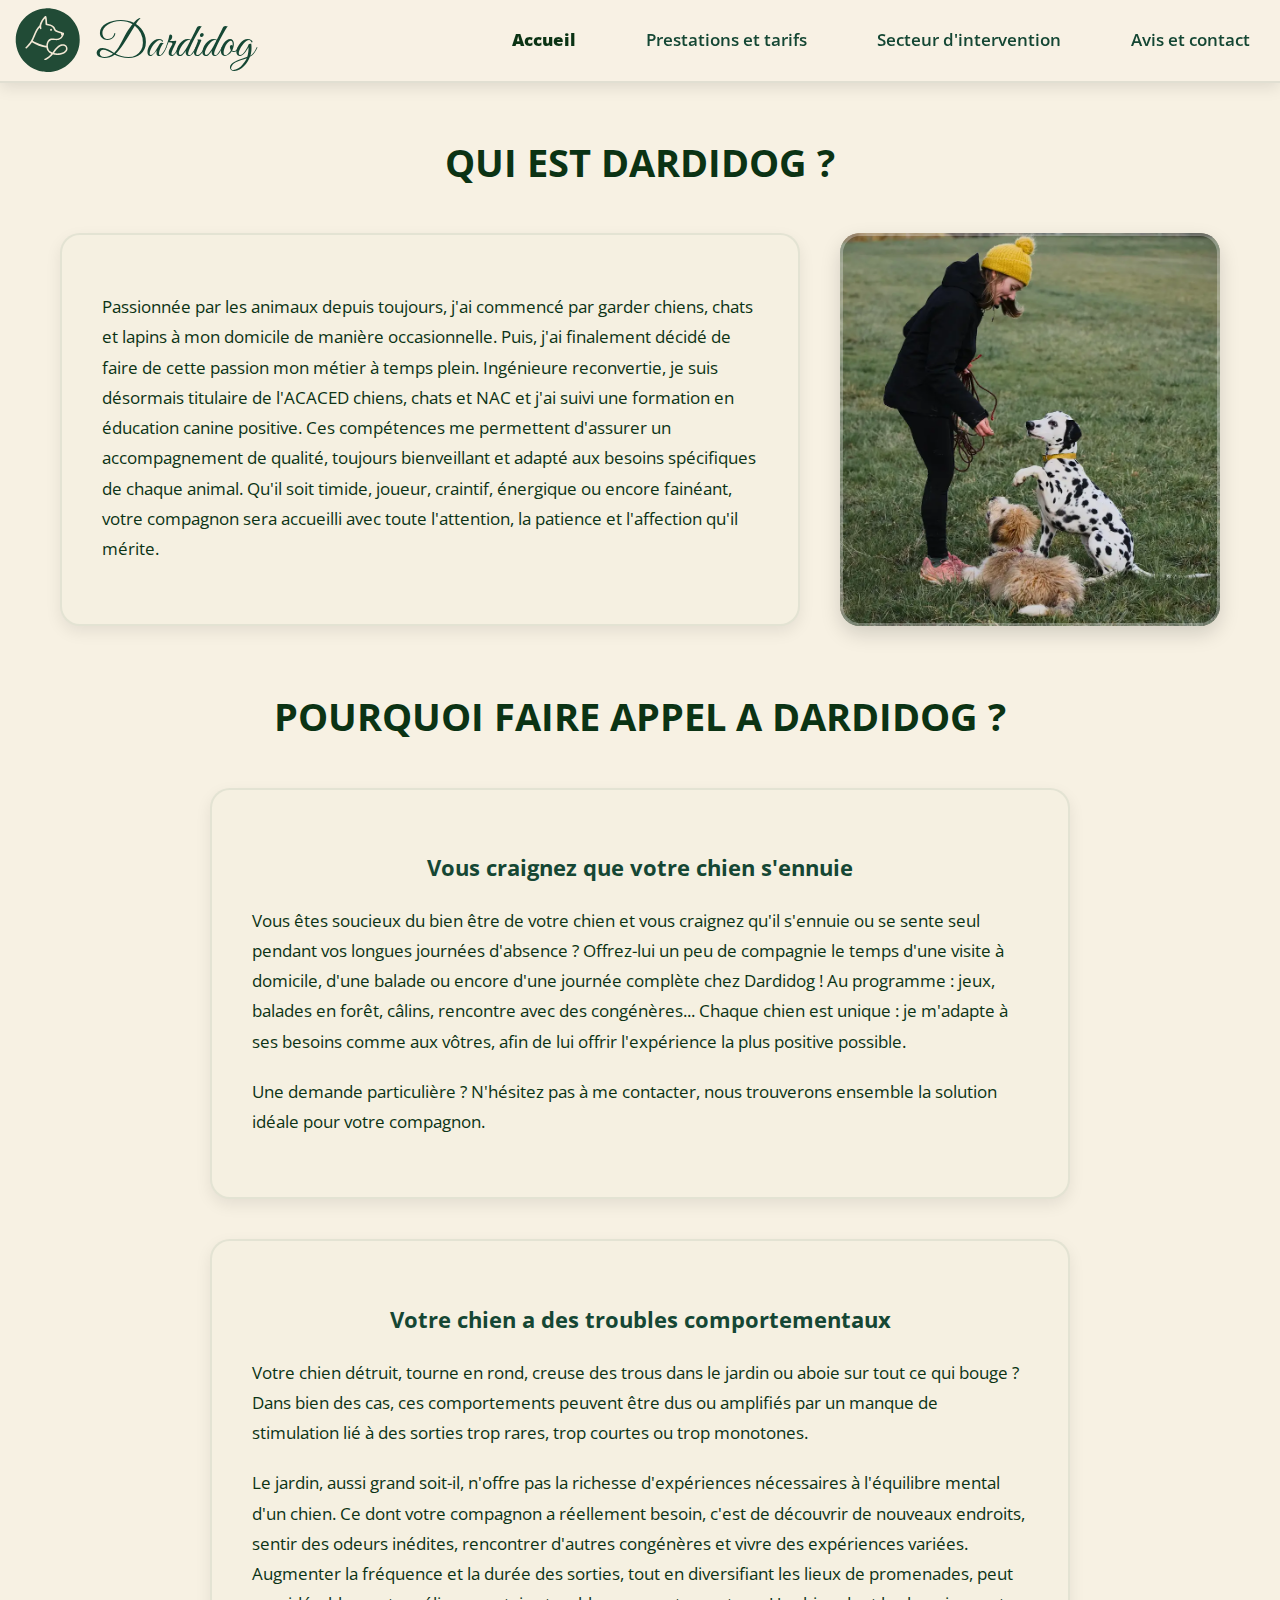
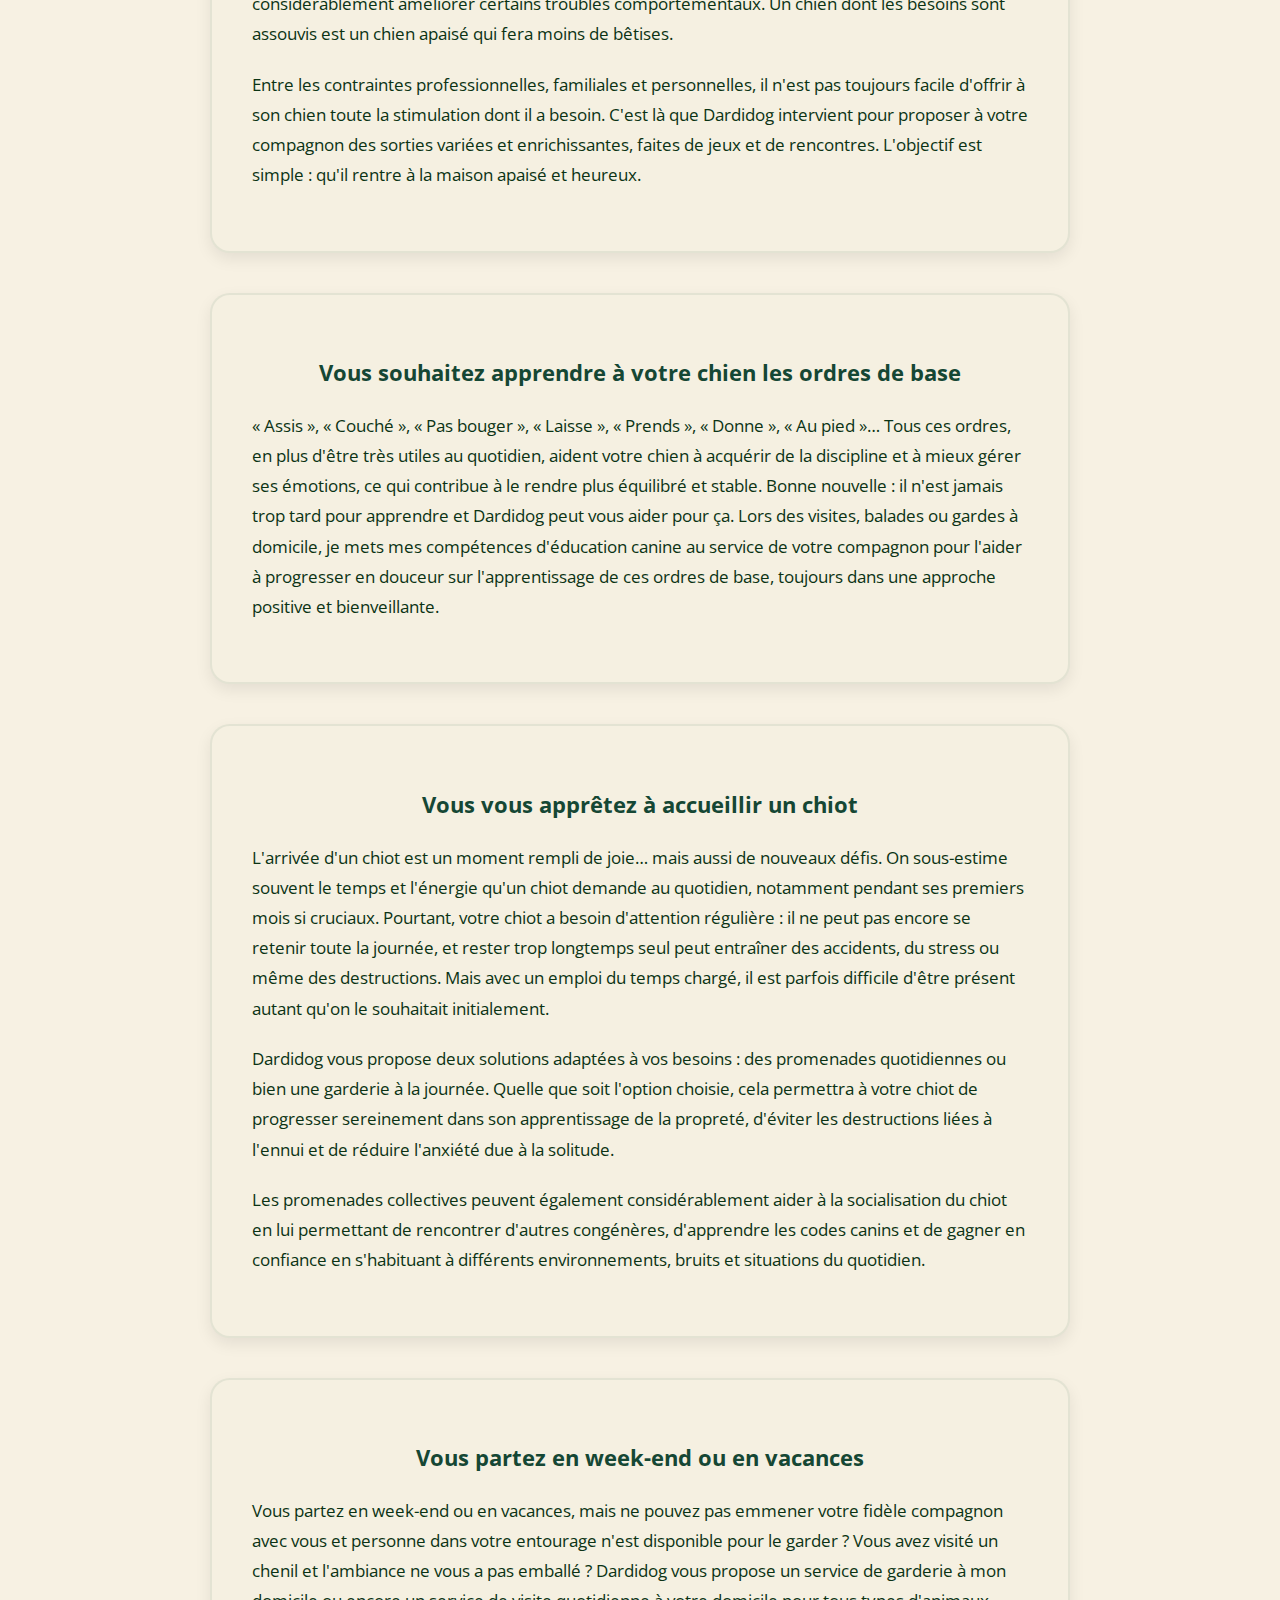
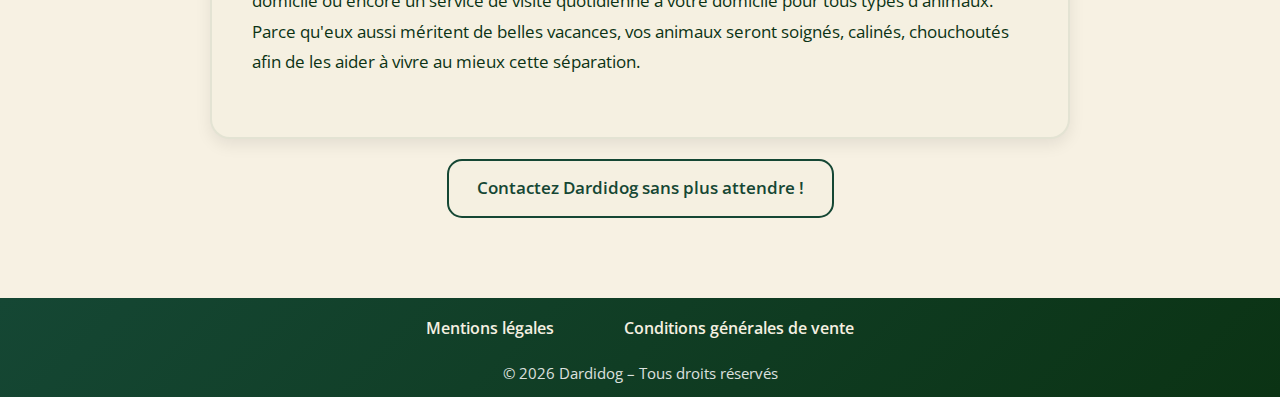
<file: index.html>
<!DOCTYPE html>
<html lang="fr">
<head>
  <meta charset="UTF-8">
  <title>Dardidog - Accueil</title>
  <meta name="viewport" content="width=device-width, initial-scale=1.0">
  <meta name="description" content="Dardidog, pet-sitter de l'ouest lyonnais diplômée ACACED. Balades, pension, visites à domicile pour chiens, chats, rongeurs, reptiles, oiseaux...">
  <meta name="author" content="Dardidog">
  <meta name="robots" content="index, follow">

<!-- Open Graph / Facebook -->
<meta property="og:type" content="website">
<meta property="og:url" content="https://dardidog.fr/">
<meta property="og:title" content="Dardidog - Pet-sitting professionnel à Dardilly">
<meta property="og:description" content="Pet-sitter diplômée ACACED. Balades, pension, visites à domicile pour chiens, chats et NAC. Dardilly et ouest lyonnais.">
<meta property="og:image" content="https://dardidog.fr/images/logo_brand.png">
<meta property="og:locale" content="fr_FR">

<!-- Twitter Card -->
<meta name="twitter:card" content="summary_large_image">
<meta name="twitter:url" content="https://dardidog.fr/">
<meta name="twitter:title" content="Dardidog - Pet-sitting professionnel à Dardilly">
<meta name="twitter:description" content="Pet-sitter diplômée ACACED. Balades, promenades, pension, visites à domicile pour chiens, chats et NAC. Dardilly et ouest lyonnais.">
<meta name="twitter:image" content="https://dardidog.fr/images/logo_brand.png">

<meta name="google-site-verification" content="43EQASmr8TSiGLSdvGyMRSP4T7tAcCnjevMgp3b9qd0" />

  <link rel="preconnect" href="https://fonts.googleapis.com">
  <link rel="preconnect" href="https://fonts.gstatic.com" crossorigin>
  <link href="https://fonts.googleapis.com/css2?family=Great+Vibes&family=Open+Sans:wght@400;500;600;700&display=swap" rel="stylesheet">
  <link rel="preload" as="image" type="image/webp" href="images/photo-portrait-medium.webp" media="(min-width: 768px)">
  <link rel="stylesheet" href="css/style.css">

  <!-- Favicons -->
  <link rel="icon" href="images/favicon.svg" type="image/svg+xml">
  <link rel="icon" type="image/png" sizes="32x32" href="images/favicon-32x32.png">
  <link rel="icon" type="image/png" sizes="16x16" href="images/favicon-16x16.png">
  <link rel="apple-touch-icon" sizes="180x180" href="images/apple-touch-icon.png">
  <link rel="icon" type="image/png" sizes="192x192" href="images/android-chrome-192x192.png">
  <link rel="icon" type="image/png" sizes="512x512" href="images/android-chrome-512x512.png">

 <!-- Données structurées JSON-LD -->
  <script type="application/ld+json">
  {
    "@context": "https://schema.org",
    "@type": "LocalBusiness",
    "name": "Dardidog",
    "description": "Pet-sitting professionnel à Dardilly - Balades, pension, visites à domicile pour chiens, chats et NAC",
    "url": "https://dardidog.fr",
    "telephone": "+33750913177",
    "email": "contact@dardidog.fr",
    "priceRange": "15€-40€",
    "image": "https://dardidog.fr/images/logo_brand.png",
    "address": {
      "@type": "PostalAddress",
      "addressLocality": "Dardilly",
      "addressRegion": "Auvergne-Rhône-Alpes",
      "postalCode": "69570",
      "addressCountry": "FR"
    },
    "geo": {
      "@type": "GeoCoordinates",
      "latitude": 45.799505,
      "longitude": 4.756716
    },
    "areaServed": [
      "Dardilly",
      "Limonest",
      "Écully",
      "Charbonnières-les-Bains",
      "Tassin-la-Demi-Lune",
      "La Tour-de-Salvagny",
      "Lentilly",
      "Dommartin",
      "Lissieu",
      "Marcy-l'Étoile",
      "Saint-Didier-au-Mont-d'Or",
      "Champagne-au-Mont-d'Or",
      "Lyon 9",
      "Lyon 5"
    ],
    "openingHoursSpecification": [
      {
         "@type": "OpeningHoursSpecification",
        "dayOfWeek": ["Monday", "Tuesday", "Wednesday", "Thursday", "Friday", "Saturday", "Sunday"],
        "opens": "08:00",
        "closes": "19:00"
      }
    ],
    "aggregateRating": {
      "@type": "AggregateRating",
      "ratingValue": "5",
      "reviewCount": "11"
    },
    "sameAs": [
      "https://maps.app.goo.gl/R6BkngYzbHcGwdAR7"
    ]
  }
  </script>

  <!-- GoatCounter Analytics -->
  <script data-goatcounter="https://jerodelo.goatcounter.com/count"
          async src="//gc.zgo.at/count.js"></script>
</head>
<body>
  <!-- HEADER -->
  <div id="header-placeholder"></div>

  <!-- CONTENU PRINCIPAL -->
  <main>
    <section>
      <h2>QUI EST DARDIDOG&nbsp;?</h2>
      <div class="container-with-photo">
        <div class="card">
          <p>
            Passionnée par les animaux depuis toujours, j'ai commencé par garder chiens, chats et lapins à mon domicile de manière occasionnelle. Puis, j'ai finalement décidé de faire de cette passion mon métier à temps plein.
            Ingénieure reconvertie, je suis désormais titulaire de l'ACACED chiens, chats et NAC et j'ai suivi une formation en éducation canine positive. Ces compétences me permettent d'assurer un accompagnement de qualité, toujours bienveillant et adapté aux besoins spécifiques de chaque animal.
            Qu'il soit timide, joueur, craintif, énergique ou encore fainéant, votre compagnon sera accueilli avec toute l'attention, la patience et l'affection qu'il mérite.
          </p>
        </div>
        <div class="photo-aside">
          <picture>
            <source
              type="image/webp"
              srcset="images/photo-portrait-small.webp 600w,
                      images/photo-portrait-medium.webp 900w,
                      images/photo-portrait-large.webp 1200w"
              sizes="(max-width: 768px) 100vw, (max-width: 992px) 50vw, 450px">
            <img
              src="images/photo-portrait.jpg"
              srcset="images/photo-portrait-small.jpg 600w,
                      images/photo-portrait-medium.jpg 900w,
                      images/photo-portrait-large.jpg 1200w"
              sizes="(max-width: 768px) 100vw, (max-width: 992px) 50vw, 450px"
              alt="Photo de la pet-sitteuse avec deux chiens à ses pieds qui la regardent"
              loading="lazy">
          </picture>
        </div>
      </div>

      <h2>POURQUOI FAIRE APPEL A DARDIDOG&nbsp;?</h2>
      <div class="container">
        <div class="card">
          <h3>Vous craignez que votre chien s'ennuie</h3>
          <p>Vous êtes soucieux du bien être de votre chien et vous craignez qu'il s'ennuie ou se sente seul pendant vos longues journées d'absence ? Offrez-lui un peu de compagnie le temps d'une visite à domicile, d'une balade ou encore d'une journée complète chez Dardidog !
          Au programme : jeux, balades en forêt, câlins, rencontre avec des congénères... Chaque chien est unique : je m'adapte à ses besoins comme aux vôtres, afin de lui offrir l'expérience la plus positive possible.</p>
          <p>Une demande particulière ? N'hésitez pas à me contacter, nous trouverons ensemble la solution idéale pour votre compagnon.</p>
        </div>

        <div class="card">
          <h3>Votre chien a des troubles comportementaux</h3>
          <p>Votre chien détruit, tourne en rond, creuse des trous dans le jardin ou aboie sur tout ce qui bouge&nbsp;? Dans bien des cas, ces comportements peuvent être dus ou amplifiés par un manque de stimulation lié à des sorties trop rares, trop courtes ou trop monotones.</p>
          <p>Le jardin, aussi grand soit-il, n'offre pas la richesse d'expériences nécessaires à l'équilibre mental d'un chien. Ce dont votre compagnon a réellement besoin, c'est de découvrir de nouveaux endroits, sentir des odeurs inédites, rencontrer d'autres congénères et vivre des expériences variées. Augmenter la fréquence et la durée des sorties, tout en diversifiant les lieux de promenades, peut considérablement améliorer certains troubles comportementaux. Un chien dont les besoins sont assouvis est un chien apaisé qui fera moins de bêtises.</p>
          <p>Entre les contraintes professionnelles, familiales et personnelles, il n'est pas toujours facile d'offrir à son chien toute la stimulation dont il a besoin. C'est là que Dardidog intervient pour proposer à votre compagnon des sorties variées et enrichissantes, faites de jeux et de rencontres. L'objectif est simple : qu'il rentre à la maison apaisé et heureux.</p>
        </div>

        <div class="card">
          <h3>Vous souhaitez apprendre à votre chien les ordres de base</h3>
          <p>« Assis », « Couché », « Pas bouger », « Laisse », « Prends », « Donne », « Au pied »…
          Tous ces ordres, en plus d'être très utiles au quotidien, aident votre chien à acquérir de la discipline et à mieux gérer ses émotions, ce qui contribue à le rendre plus équilibré et stable.
          Bonne nouvelle : il n'est jamais trop tard pour apprendre et Dardidog peut vous aider pour ça. Lors des visites, balades ou gardes à domicile, je mets mes compétences d'éducation canine au service de votre compagnon pour l'aider à progresser en douceur sur l'apprentissage de ces ordres de base, toujours dans une approche positive et bienveillante.</p>
        </div>

        <div class="card">
          <h3>Vous vous apprêtez à accueillir un chiot</h3>
          <p>L'arrivée d'un chiot est un moment rempli de joie… mais aussi de nouveaux défis. On sous-estime souvent le temps et l'énergie qu'un chiot demande au quotidien, notamment pendant ses premiers mois si cruciaux. Pourtant, votre chiot a besoin d'attention régulière : il ne peut pas encore se retenir toute la journée, et rester trop longtemps seul peut entraîner des accidents, du stress ou même des destructions. Mais avec un emploi du temps chargé, il est parfois difficile d'être présent autant qu'on le souhaitait initialement.</p>
          <p>Dardidog vous propose deux solutions adaptées à vos besoins : des promenades quotidiennes ou bien une garderie à la journée. Quelle que soit l'option choisie, cela permettra à votre chiot de progresser sereinement dans son apprentissage de la propreté, d'éviter les destructions liées à l'ennui et de réduire l'anxiété due à la solitude.</p>
          <p>Les promenades collectives peuvent également considérablement aider à la socialisation du chiot en lui permettant de rencontrer d'autres congénères, d'apprendre les codes canins et de gagner en confiance en s'habituant à différents environnements, bruits et situations du quotidien.</p>
        </div>

        <div class="card">
          <h3>Vous partez en week-end ou en vacances</h3>
          <p>Vous partez en week-end ou en vacances, mais ne pouvez pas emmener votre fidèle compagnon avec vous et personne dans votre entourage n'est disponible pour le garder ? Vous avez visité un chenil et l'ambiance ne vous a pas emballé ?
          Dardidog vous propose un service de garderie à mon domicile ou encore un service de visite quotidienne à votre domicile pour tous types d'animaux.
          Parce qu'eux aussi méritent de belles vacances, vos animaux seront soignés, calinés, chouchoutés afin de les aider à vivre au mieux cette séparation.</p>
        </div>
      </div>
      <a href="contact.html" class="secteur-cta">Contactez Dardidog sans plus attendre&nbsp;!</a>
    </section>
  </main>

  <!-- FOOTER -->
  <div id="footer-placeholder"></div>

  <!-- SCRIPTS -->
  <script src="script.js"></script>
</body>
</html>
</file>
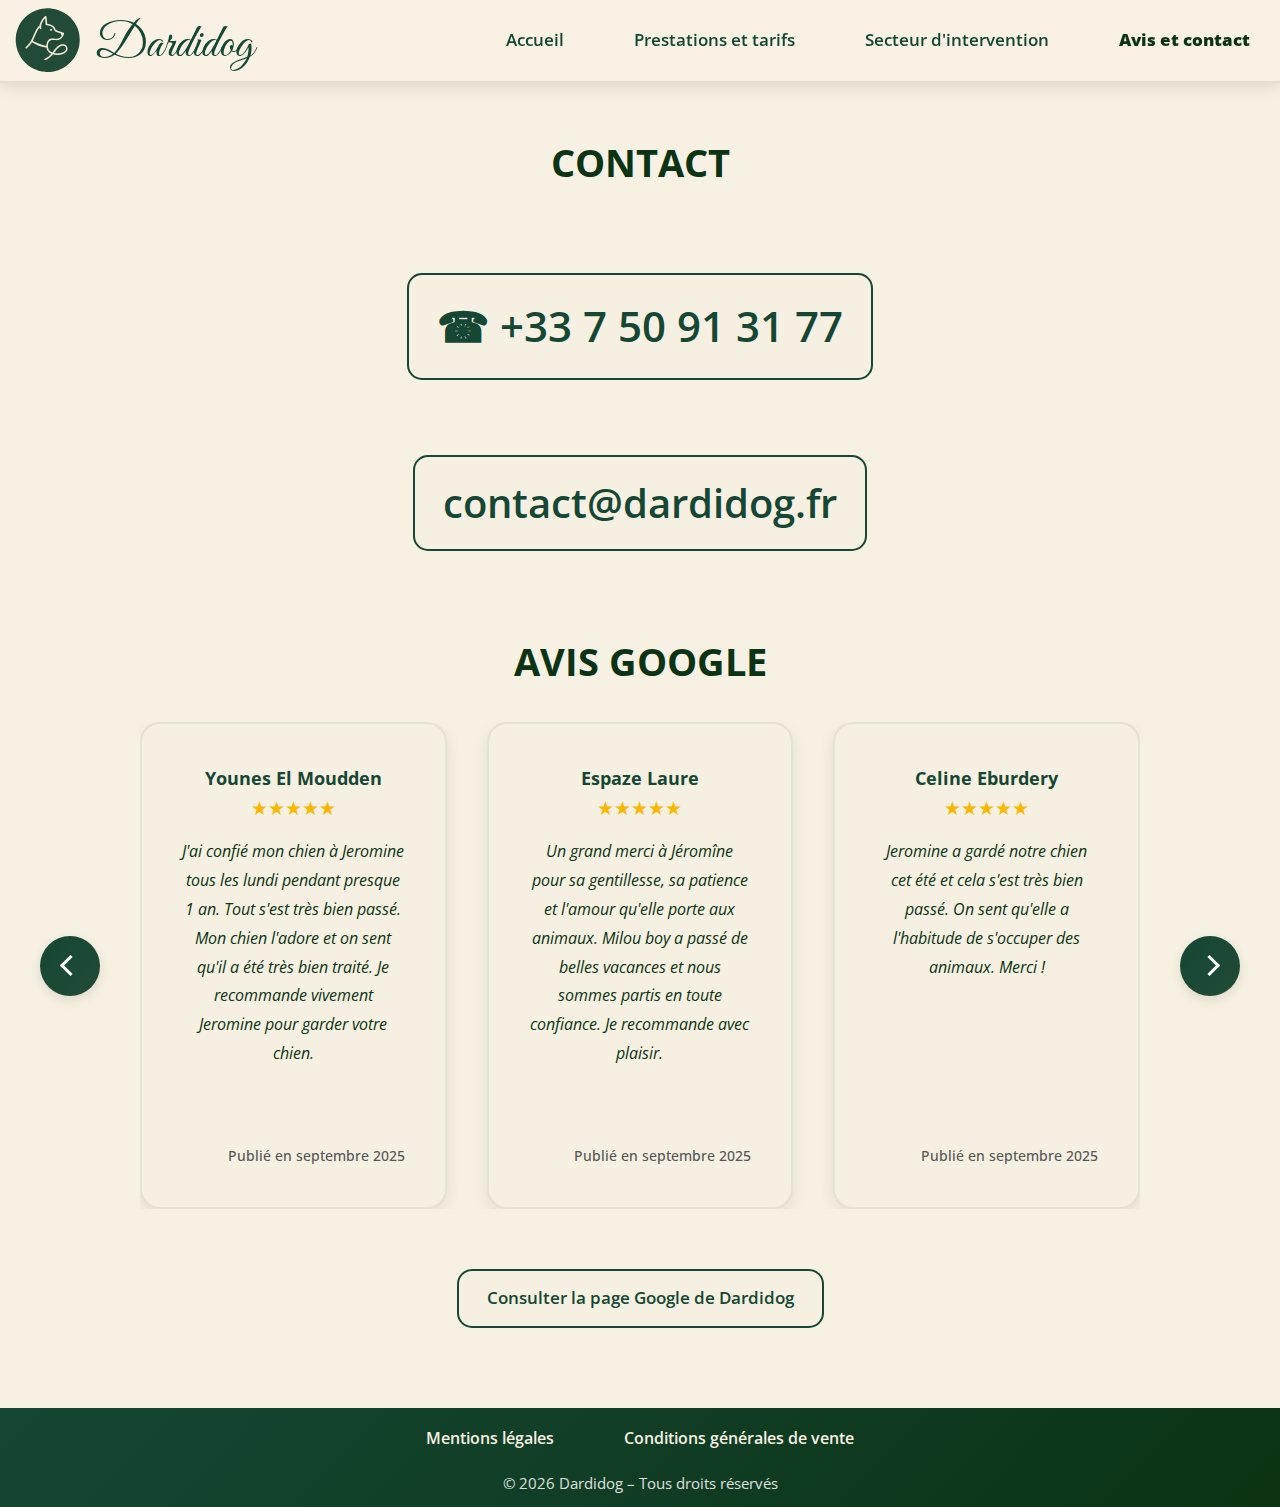
<file: contact.html>
<!DOCTYPE html>
<html lang="fr">
<head>
  <meta charset="UTF-8">
  <title>Dardidog - Avis et contact</title>
  <meta name="viewport" content="width=device-width, initial-scale=1.0">
 <meta name="description" content="Consultez les avis clients et prenez contact pour plus d'informations sur les services de petsitting proposés par Dardidog. Réponse rapide garantie.">
  <meta name="author" content="Dardidog">
  <meta name="robots" content="index, follow">

  <!-- Open Graph / Facebook -->
  <meta property="og:type" content="websgit add ;ite">
  <meta property="og:url" content="https://dardidog.fr/contact.html">
  <meta property="og:title" content="Avis clients et contact - Dardidog">
  <meta property="og:description" content="Consultez les avis clients et prenez contact pour plus d'informations sur les services de petsitting proposés par Dardidog. Réponse rapide garantie.">
  <meta property="og:image" content="https://dardidog.fr/images/logo_brand.png">
  <meta property="og:locale" content="fr_FR">

  <!-- Twitter Card -->
  <meta name="twitter:card" content="summary_large_image">
  <meta name="twitter:url" content="https://dardidog.fr/contact.html">
  <meta name="twitter:title" content="Avis clients et contact - Dardidog">
  <meta name="twitter:description" content="Consultez les avis clients et prenez contact pour plus d'informations sur les services de petsitting proposés par Dardidog. Réponse rapide garantie.">
  <meta name="twitter:image" content="https://dardidog.fr/images/logo_brand.png">

  <link rel="preconnect" href="https://fonts.googleapis.com">
  <link rel="preconnect" href="https://fonts.gstatic.com" crossorigin>
   <link href="https://fonts.googleapis.com/css2?family=Great+Vibes&family=Open+Sans:wght@400;500;600;700&display=swap" rel="stylesheet">
  <link rel="stylesheet" href="css/style.css">

  <!-- Favicons -->
  <link rel="icon" href="images/favicon.svg" type="image/svg+xml">
  <link rel="icon" type="image/png" sizes="32x32" href="images/favicon-32x32.png">
  <link rel="icon" type="image/png" sizes="16x16" href="images/favicon-16x16.png">
  <link rel="apple-touch-icon" sizes="180x180" href="images/apple-touch-icon.png">
  <link rel="icon" type="image/png" sizes="192x192" href="images/android-chrome-192x192.png">
  <link rel="icon" type="image/png" sizes="512x512" href="images/android-chrome-512x512.png">

 <!-- Données structurées JSON-LD -->
  <script type="application/ld+json">
  {
    "@context": "https://schema.org",
    "@type": "LocalBusiness",
    "name": "Dardidog",
    "description": "Pet-sitting professionnel à Dardilly - Balades, pension, visites à domicile pour chiens, chats et NAC",
    "url": "https://dardidog.fr",
    "telephone": "+33750913177",
    "email": "contact@dardidog.fr",
    "priceRange": "15€-40€",
    "image": "https://dardidog.fr/images/logo_brand.png",
    "address": {
      "@type": "PostalAddress",
      "addressLocality": "Dardilly",
      "addressRegion": "Auvergne-Rhône-Alpes",
      "postalCode": "69570",
      "addressCountry": "FR"
    },
    "geo": {
      "@type": "GeoCoordinates",
      "latitude": 45.799505,
      "longitude": 4.756716
    },
    "areaServed": [
      "Dardilly",
      "Limonest",
      "Écully",
      "Charbonnières-les-Bains",
      "Tassin-la-Demi-Lune",
      "La Tour-de-Salvagny",
      "Lentilly",
      "Dommartin",
      "Lissieu",
      "Marcy-l'Étoile",
      "Saint-Didier-au-Mont-d'Or",
      "Champagne-au-Mont-d'Or",
      "Lyon 9",
      "Lyon 5"
    ],
    "openingHoursSpecification": [
      {
         "@type": "OpeningHoursSpecification",
        "dayOfWeek": ["Monday", "Tuesday", "Wednesday", "Thursday", "Friday", "Saturday", "Sunday"],
        "opens": "08:00",
        "closes": "19:00"
      }
    ],
    "aggregateRating": {
      "@type": "AggregateRating",
      "ratingValue": "5",
      "reviewCount": "11"
    },
    "sameAs": [
      "https://maps.app.goo.gl/R6BkngYzbHcGwdAR7"
    ]
  }
  </script>

  <!-- GoatCounter Analytics -->
  <script data-goatcounter="https://jerodelo.goatcounter.com/count"
          async src="//gc.zgo.at/count.js"></script>
</head>
<body>
  <!-- HEADER -->
  <div id="header-placeholder"></div>

  <!-- CONTENU PRINCIPAL -->
  <main>
    <!-- SECTION CONTACT -->
    <section class="section-spacing-bottom">
      <h2>CONTACT</h2>
      <p class="phone-number-desktop">☎  +33 7 50 91 31 77</p>
      <a href="tel:+33750913177" class="phone-number-mobile">☎  +33 7 50 91 31 77</a>
      <p> </p>
       <a href="mailto:contact@dardidog.fr" class="contact-email">contact@dardidog.fr</a>
    </section>

    <!-- SECTION AVIS GOOGLE -->
    <section>
      <h2 class="text-center" style="margin-bottom:30px;">AVIS GOOGLE</h2>
      <div class="avis-carousel-container">
        <button class="carousel-btn prev-btn" onclick="moveCarousel(-1)"></button>

        <div class="avis-carousel">
          <div class="avis-track">
            <!-- Avis 1 -->
            <div class="avis-card">
              <div class="avis-header">
                <strong class="avis-nom">Younes El Moudden</strong>
                <div class="avis-stars">★★★★★</div>
              </div>
              <p class="avis-texte">
                J'ai confié mon chien à Jeromine tous les lundi pendant presque 1 an.
                Tout s'est très bien passé. Mon chien l'adore et on sent qu'il a été très bien traité.
                Je recommande vivement Jeromine pour garder votre chien.
              </p>
              <div class="avis-date">Publié en septembre 2025</div>
            </div>

            <!-- Avis 2 -->
            <div class="avis-card">
              <div class="avis-header">
                <strong class="avis-nom">Espaze Laure</strong>
                <div class="avis-stars">★★★★★</div>
              </div>
              <p class="avis-texte">
                Un grand merci à Jéromîne pour sa gentillesse, sa patience et l'amour qu'elle porte aux animaux.
                Milou boy a passé de belles vacances et nous sommes partis en toute confiance.
                Je recommande avec plaisir.
              </p>
              <div class="avis-date">Publié en septembre 2025</div>
            </div>

            <!-- Avis 3 -->
            <div class="avis-card">
              <div class="avis-header">
                <strong class="avis-nom">Celine Eburdery</strong>
                <div class="avis-stars">★★★★★</div>
              </div>
              <p class="avis-texte">
                Jeromine a gardé notre chien cet été et cela s'est très bien passé. On sent qu'elle a l'habitude
                de s'occuper des animaux. Merci !
              </p>
              <div class="avis-date">Publié en septembre 2025</div>
            </div>

            <!-- Avis 4 -->
            <div class="avis-card">
              <div class="avis-header">
                <strong class="avis-nom">Lentilhac Avocats</strong>
                <div class="avis-stars">★★★★★</div>
              </div>
              <p class="avis-texte">
                Jeromine a fait preuve d'une grande patience avec Grenadine, qui venait de perdre la vue.
                Elle a le souci du bien-être de nos animaux à quatre pattes, et est extrêmement professionnelle et attentionnée.
                Nous recommandons bien évidemment et reviendrons. Merci Jeromine.
              </p>
              <div class="avis-date">Publié en septembre 2025</div>
            </div>

            <!-- Avis 5 -->
            <div class="avis-card">
              <div class="avis-header">
                <strong class="avis-nom">Alain GIREL</strong>
                <div class="avis-stars">★★★★★</div>
              </div>
              <p class="avis-texte">
                Jéromine est une personne sérieuse et attentionnée. Elle sait prendre des initiatives lorsqu'il le faut. Très bon contact avec notre chat très craintif.
              </p>
              <div class="avis-date">Publié en décembre 2025</div>
            </div>

            <!-- Avis 6 -->
            <div class="avis-card">
              <div class="avis-header">
                <strong class="avis-nom">Yves G</strong>
                <div class="avis-stars">★★★★★</div>
              </div>
              <p class="avis-texte">
                Nous avons laissé notre lapin 2 semaines l'été dernier chez Jeromine pendant un voyage à l'étranger et nous l'avons retrouvé en pleine forme à notre retour !! Je recommande vivement Jeromine si vous souhaitez faire garder votre animal !
              </p>
              <div class="avis-date">Publié en novembre 2025</div>
            </div>
          </div>
        </div>

        <button class="carousel-btn next-btn" onclick="moveCarousel(1)"></button>
      </div>

      <div style="text-align: center; margin-top: 40px;">
        <a href="https://maps.app.goo.gl/R6BkngYzbHcGwdAR7" target="_blank" rel="noopener noreferrer" class="secteur-cta">
          Consulter la page Google de Dardidog
        </a>
      </div>
    </section>
  </main>

  <!-- FOOTER -->
  <div id="footer-placeholder"></div>

  <!-- SCRIPTS -->
  <script src="script.js"></script>
</body>
</html>
</file>
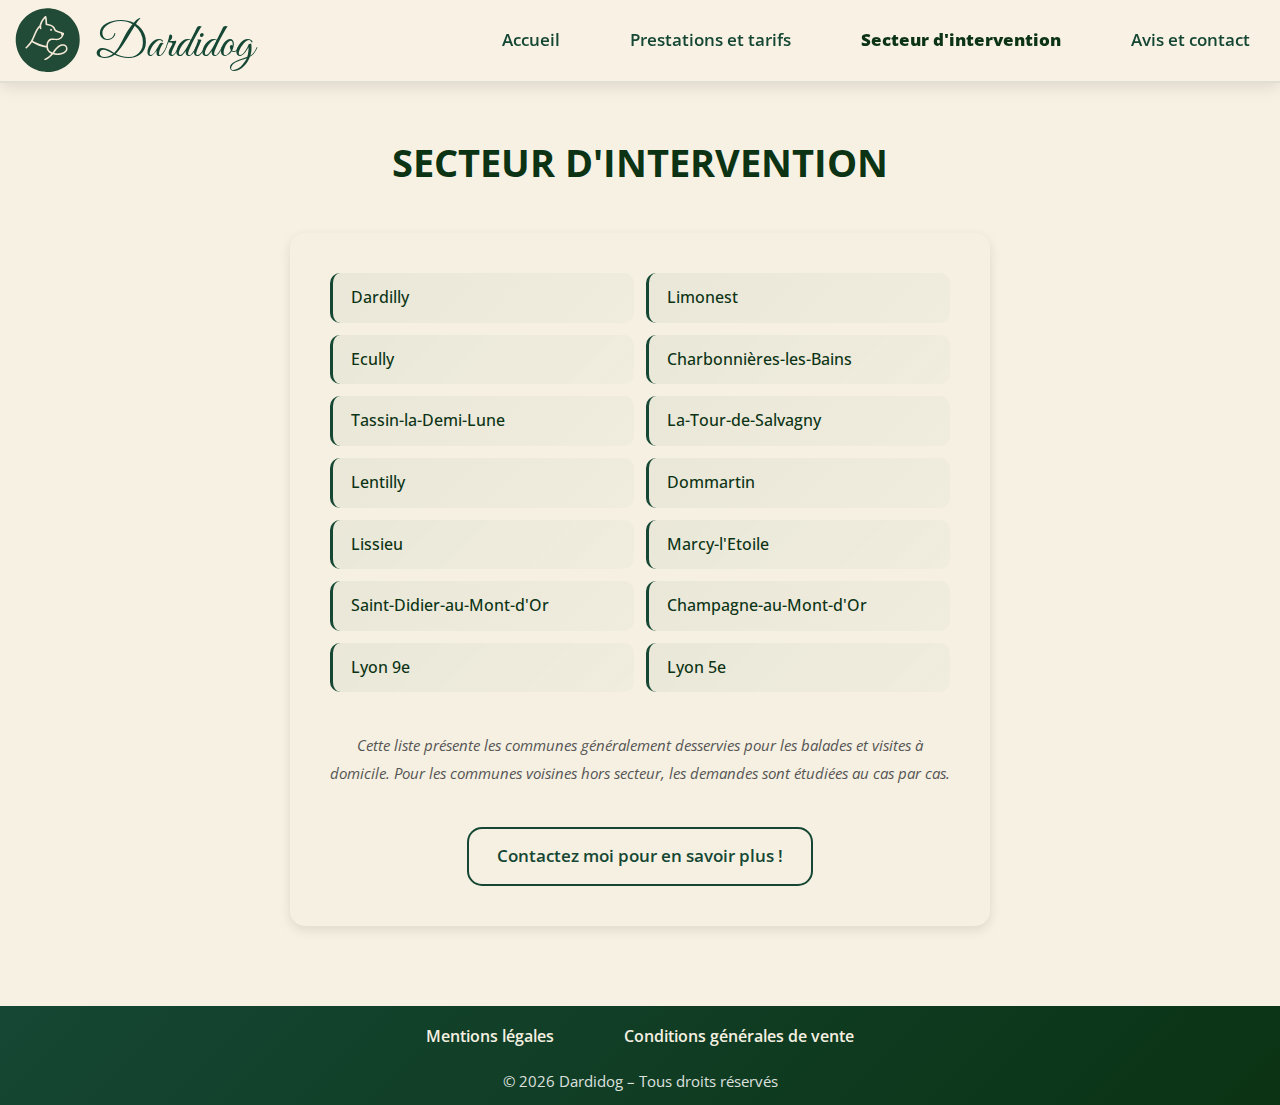
<file: secteur-dintervention.html>
<!DOCTYPE html>
<html lang="fr">
<head>
  <meta charset="UTF-8">
  <title>Dardidog - Secteur d'intervention</title>
  <meta name="viewport" content="width=device-width, initial-scale=1.0">
  <meta name="description" content="Dardidog intervient dans 13 communes autour de Dardilly : Écully, Limonest, Tassin, Lyon 9, Lyon 5, Charbonnières et plus. Vérifiez votre éligibilité.">
  <meta name="author" content="Dardidog">
  <meta name="robots" content="index, follow">

    <!-- Open Graph / Facebook -->
  <meta property="og:type" content="website">
  <meta property="og:url" content="https://dardidog.fr/secteur-dintervention.html">
  <meta property="og:title" content="Secteur d'intervention - Dardidog">
  <meta property="og:description" content="Dardidog intervient dans 13 communes autour de Dardilly : Écully, Limonest, Tassin, Lyon 9, Lyon 5, Charbonnières et plus. Vérifiez votre éligibilité.">
  <meta property="og:image" content="https://dardidog.fr/images/logo_brand.png">
  <meta property="og:locale" content="fr_FR">

  <!-- Twitter Card -->
  <meta name="twitter:card" content="summary_large_image">
  <meta name="twitter:url" content="https://dardidog.fr/secteur-dintervention.html">
  <meta name="twitter:title" content="Secteur d'intervention - Dardidog">
  <meta name="twitter:description" content="Dardidog intervient dans 13 communes autour de Dardilly : Écully, Limonest, Tassin, Lyon 9, Lyon 5, Charbonnières et plus. Vérifiez votre éligibilité.">
  <meta name="twitter:image" content="https://dardidog.fr/images/logo_brand.png">

  <link rel="preconnect" href="https://fonts.googleapis.com">
  <link rel="preconnect" href="https://fonts.gstatic.com" crossorigin>
   <link href="https://fonts.googleapis.com/css2?family=Great+Vibes&family=Open+Sans:wght@400;500;600;700&display=swap" rel="stylesheet">

  <link rel="stylesheet" href="css/style.css">
  
   <!-- Favicons -->
  <link rel="icon" href="images/favicon.svg" type="image/svg+xml">
  <link rel="icon" type="image/png" sizes="32x32" href="images/favicon-32x32.png">
  <link rel="icon" type="image/png" sizes="16x16" href="images/favicon-16x16.png">
  <link rel="apple-touch-icon" sizes="180x180" href="images/apple-touch-icon.png">
  <link rel="icon" type="image/png" sizes="192x192" href="images/android-chrome-192x192.png">
  <link rel="icon" type="image/png" sizes="512x512" href="images/android-chrome-512x512.png">

    <!-- Données structurées JSON-LD -->
  <script type="application/ld+json">
  {
    "@context": "https://schema.org",
    "@type": "LocalBusiness",
    "name": "Dardidog",
    "description": "Pet-sitting professionnel à Dardilly - Balades, pension, visites à domicile pour chiens, chats et NAC",
    "url": "https://dardidog.fr",
    "telephone": "+33750913177",
    "email": "contact@dardidog.fr",
    "priceRange": "15€-40€",
    "image": "https://dardidog.fr/images/logo_brand.png",
    "address": {
      "@type": "PostalAddress",
      "addressLocality": "Dardilly",
      "addressRegion": "Auvergne-Rhône-Alpes",
      "postalCode": "69570",
      "addressCountry": "FR"
    },
    "geo": {
      "@type": "GeoCoordinates",
      "latitude": 45.799505,
      "longitude": 4.756716
    },
    "areaServed": [
      "Dardilly",
      "Limonest",
      "Écully",
      "Charbonnières-les-Bains",
      "Tassin-la-Demi-Lune",
      "La Tour-de-Salvagny",
      "Lentilly",
      "Dommartin",
      "Lissieu",
      "Marcy-l'Étoile",
      "Saint-Didier-au-Mont-d'Or",
      "Champagne-au-Mont-d'Or",
      "Lyon 9",
      "Lyon 5"
    ],
    "openingHoursSpecification": [
      {
         "@type": "OpeningHoursSpecification",
        "dayOfWeek": ["Monday", "Tuesday", "Wednesday", "Thursday", "Friday", "Saturday", "Sunday"],
        "opens": "08:00",
        "closes": "19:00"
      }
    ],
    "aggregateRating": {
      "@type": "AggregateRating",
      "ratingValue": "5",
      "reviewCount": "11"
    },
    "sameAs": [
      "https://maps.app.goo.gl/R6BkngYzbHcGwdAR7"
    ]
  }
  </script>

  <!-- GoatCounter Analytics -->
  <script data-goatcounter="https://jerodelo.goatcounter.com/count"
          async src="//gc.zgo.at/count.js"></script>
</head>
<body>
  <!-- HEADER -->
  <div id="header-placeholder"></div>

  <!-- CONTENU PRINCIPAL -->
  <main>
    <!-- SECTION SECTEUR D'INTERVENTION -->
    <section class="section-spacing-bottom">
      <h2>SECTEUR D'INTERVENTION</h2>
      <div class="secteur-card">
          <ul class="communes-list">
          <li>Dardilly</li>
          <li>Limonest</li>
          <li>Ecully</li>
          <li>Charbonnières-les-Bains</li>
          <li>Tassin-la-Demi-Lune</li>
          <li>La-Tour-de-Salvagny</li>
          <li>Lentilly</li>
          <li>Dommartin</li>
          <li>Lissieu</li>
          <li>Marcy-l'Etoile</li>
          <li>Saint-Didier-au-Mont-d'Or</li>
          <li>Champagne-au-Mont-d'Or</li>
          <li>Lyon 9e</li>
          <li>Lyon 5e</li>
        </ul>
        <p class="secteur-note">Cette liste présente les communes généralement desservies pour les balades et visites à domicile. Pour les communes voisines hors secteur, les demandes sont étudiées au cas par cas.</p>
        <a href="contact.html" class="secteur-cta">Contactez moi pour en savoir plus !</a>
      </div>
    </section>
  </main>

  <!-- FOOTER -->
  <div id="footer-placeholder"></div>

  <!-- SCRIPTS -->
  <script src="script.js"></script>
</body>
</html>
</file>
<file: css/style.css>
/* ========================================
   DARDIDOG - Feuille de styles principale
   ======================================== */

/* Base */
@import "base/reset.css";
@import "base/variables.css";
@import "base/typography.css";

/* Layout */
@import "layout/header.css";
@import "layout/main.css";
@import "layout/footer.css";

/* Composants */
@import "components/buttons.css";
@import "components/cards.css";
@import "components/tables.css";
@import "components/grids.css";
@import "components/gallery.css";
@import "components/carousel.css";

/* Animations et Responsive */
@import "animations.css";
@import "responsive.css";
</file>
